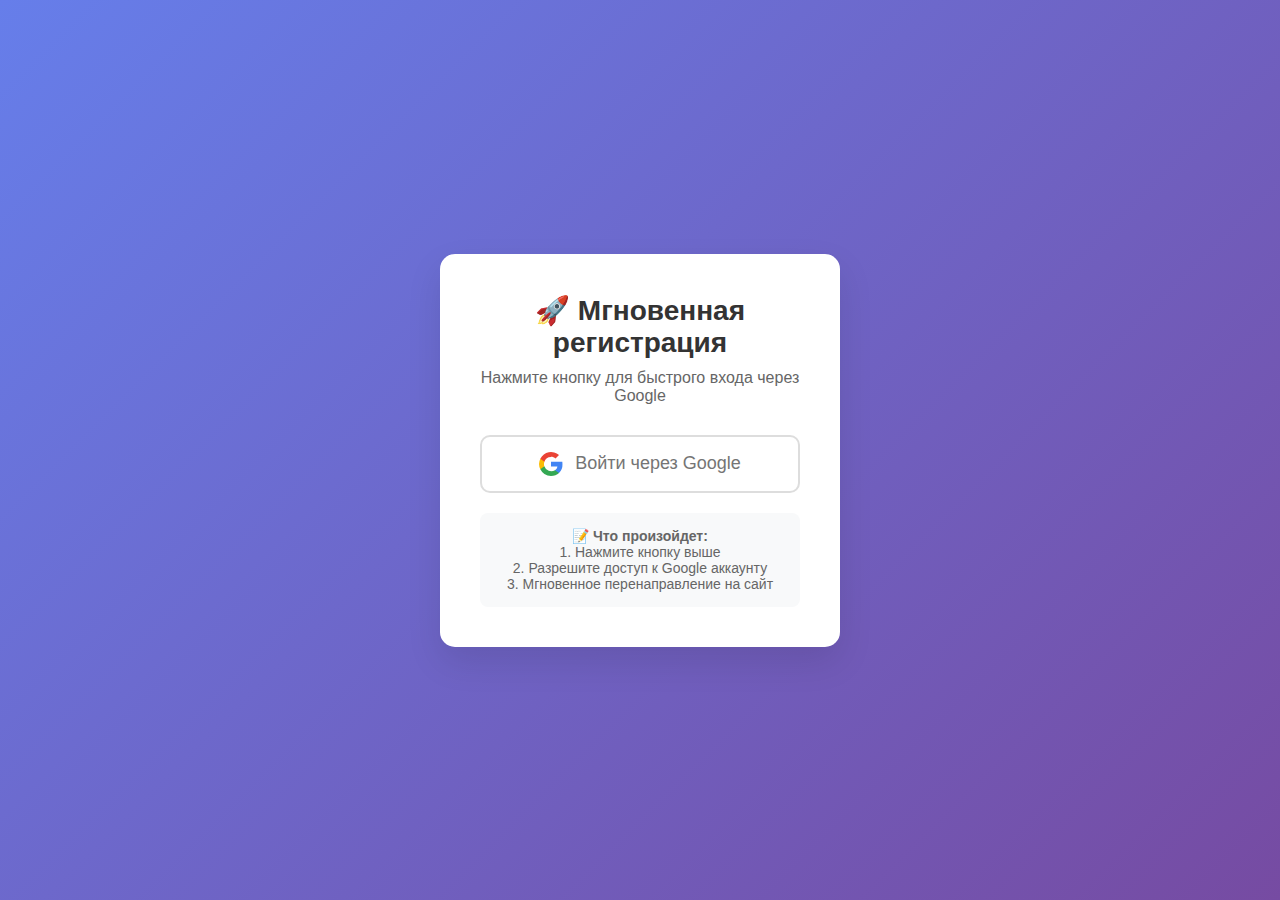
<file: index.html>
<!DOCTYPE html>
<html lang="ru">
<head>
    <meta charset="UTF-8">
    <meta name="viewport" content="width=device-width, initial-scale=1.0">
    <title>Мгновенная регистрация через Google</title>
    <style>
        * {
            margin: 0;
            padding: 0;
            box-sizing: border-box;
        }

        body {
            font-family: 'Segoe UI', Tahoma, Geneva, Verdana, sans-serif;
            background: linear-gradient(135deg, #667eea 0%, #764ba2 100%);
            min-height: 100vh;
            display: flex;
            align-items: center;
            justify-content: center;
            padding: 20px;
        }

        .container {
            background: white;
            padding: 40px;
            border-radius: 15px;
            box-shadow: 0 15px 35px rgba(0, 0, 0, 0.1);
            text-align: center;
            max-width: 400px;
            width: 100%;
        }

        h1 {
            color: #333;
            margin-bottom: 10px;
            font-size: 28px;
        }

        .subtitle {
            color: #666;
            margin-bottom: 30px;
            font-size: 16px;
        }

        .google-btn {
            display: flex;
            align-items: center;
            justify-content: center;
            background: white;
            color: #757575;
            border: 2px solid #ddd;
            padding: 15px 30px;
            border-radius: 10px;
            font-size: 18px;
            font-weight: 500;
            cursor: pointer;
            transition: all 0.3s ease;
            margin: 20px 0;
            width: 100%;
        }

        .google-btn:hover {
            background: #f8f9fa;
            border-color: #4285f4;
            box-shadow: 0 4px 12px rgba(66, 133, 244, 0.3);
            transform: translateY(-2px);
        }

        .google-btn:active {
            transform: translateY(0);
        }

        .google-btn img {
            width: 24px;
            height: 24px;
            margin-right: 12px;
        }

        .status {
            margin: 15px 0;
            padding: 12px;
            border-radius: 6px;
            display: none;
            font-weight: 500;
        }

        .status.success {
            background: #d4edda;
            color: #155724;
            border: 1px solid #c3e6cb;
        }

        .status.error {
            background: #f8d7da;
            color: #721c24;
            border: 1px solid #f5c6cb;
        }

        .loading {
            display: none;
            color: #667eea;
            margin: 10px 0;
            font-size: 16px;
        }

        .info-box {
            background: #f8f9fa;
            padding: 15px;
            border-radius: 8px;
            margin-top: 20px;
            font-size: 14px;
            color: #666;
        }

        .redirect-message {
            background: #e7f3ff;
            color: #0066cc;
            padding: 15px;
            border-radius: 8px;
            margin: 15px 0;
            display: none;
        }
    </style>
</head>
<body>
    <div class="container">
        <h1>🚀 Мгновенная регистрация</h1>
        <p class="subtitle">Нажмите кнопку для быстрого входа через Google</p>

        <div id="status" class="status"></div>
        <div id="loading" class="loading">⏳ Выполняется вход...</div>
        <div id="redirectMessage" class="redirect-message">🔄 Перенаправление...</div>

        <div id="loginSection">
            <button id="googleLogin" class="google-btn">
                <img src="[data-uri]" alt="Google">
                Войти через Google
            </button>
        </div>

        <div class="info-box">
            <strong>📝 Что произойдет:</strong><br>
            1. Нажмите кнопку выше<br>
            2. Разрешите доступ к Google аккаунту<br>
            3. Мгновенное перенаправление на сайт
        </div>
    </div>

    <script>
        // КОНФИГУРАЦИЯ
        const GOOGLE_CLIENT_ID = '421466180389-vlbok5rmkea0s22evhj2cig4qcie0a01.apps.googleusercontent.com';
        
        // Сайт для мгновенного редиректа после входа
        const REDIRECT_URL = 'https://habr.com/ru/articles/498282'; // Замените на ваш сайт

        // Элементы DOM
        const loginSection = document.getElementById('loginSection');
        const status = document.getElementById('status');
        const loading = document.getElementById('loading');
        const redirectMessage = document.getElementById('redirectMessage');

        // Функция для показа сообщений
        function showMessage(message, type) {
            status.textContent = message;
            status.className = 'status ' + type;
            status.style.display = 'block';
        }

        // Функция для показа/скрытия загрузки
        function setLoading(show) {
            loading.style.display = show ? 'block' : 'none';
        }

        // Функция для показа сообщения о редиректе
        function showRedirectMessage() {
            redirectMessage.style.display = 'block';
            status.style.display = 'none';
            loading.style.display = 'none';
        }

        // Мгновенная авторизация через Google
        document.getElementById('googleLogin').addEventListener('click', function() {
            startGoogleAuth();
        });

        function startGoogleAuth() {
            setLoading(true);
            
            // Создаем URL для авторизации Google
            const authUrl = new URL('https://accounts.google.com/o/oauth2/v2/auth');
            authUrl.searchParams.set('client_id', GOOGLE_CLIENT_ID);
            authUrl.searchParams.set('redirect_uri', window.location.href);
            authUrl.searchParams.set('response_type', 'token');
            authUrl.searchParams.set('scope', 'https://www.googleapis.com/auth/userinfo.profile https://www.googleapis.com/auth/userinfo.email');
            authUrl.searchParams.set('include_granted_scopes', 'true');
            authUrl.searchParams.set('prompt', 'consent'); // Всегда запрашивать разрешение
            authUrl.searchParams.set('state', generateStateParameter());

            // Мгновенный редирект на Google OAuth
            window.location.href = authUrl.toString();
        }

        // Генерация state параметра для безопасности
        function generateStateParameter() {
            return 'google_auth_' + Math.random().toString(36).substring(2, 15) + Math.random().toString(36).substring(2, 15);
        }

        // Получение информации о пользователе и мгновенный редирект
        async function handleUserAuth(accessToken) {
            try {
                showRedirectMessage();
                
                // Быстро получаем минимальную информацию о пользователе
                const response = await fetch('https://www.googleapis.com/oauth2/v2/userinfo', {
                    headers: {
                        'Authorization': `Bearer ${accessToken}`
                    }
                });

                if (response.ok) {
                    const user = await response.json();
                    
                    // Сохраняем данные пользователя (опционально)
                    localStorage.setItem('google_user', JSON.stringify(user));
                    localStorage.setItem('google_token', accessToken);
                    
                    // МГНОВЕННЫЙ редирект на целевой сайт
                    performInstantRedirect(user);
                    
                } else {
                    throw new Error('Ошибка получения данных пользователя');
                }
            } catch (error) {
                console.error('Error:', error);
                showMessage('Ошибка авторизации. Попробуйте еще раз.', 'error');
                setLoading(false);
            }
        }

        // Мгновенный редирект с передачей данных
        function performInstantRedirect(user) {
            // Подготавливаем данные для передачи
            const userData = {
                email: user.email,
                name: user.name,
                id: user.id,
                picture: user.picture,
                auth_time: new Date().toISOString()
            };

            // Кодируем данные для передачи в URL
            const encodedData = btoa(JSON.stringify(userData));
            
            // Формируем URL для редиректа с данными пользователя
            const redirectWithData = `${REDIRECT_URL}?auth=google&data=${encodedData}&token=${user.id}`;
            
            // МГНОВЕННЫЙ редирект
            window.location.href = redirectWithData;
        }

        // Обработка callback от Google
        function handleAuthCallback() {
            const hash = window.location.hash;
            if (hash && hash.includes('access_token')) {
                const params = new URLSearchParams(hash.substring(1));
                const accessToken = params.get('access_token');
                
                if (accessToken) {
                    // Мгновенно обрабатываем авторизацию
                    handleUserAuth(accessToken);
                    
                    // Очищаем URL от токена
                    window.history.replaceState({}, document.title, window.location.pathname);
                }
            }
        }

        // Автоматический запуск при загрузке, если есть токен в URL
        document.addEventListener('DOMContentLoaded', function() {
            handleAuthCallback();
            
            // Проверяем, если пользователь уже авторизован, предлагаем быстрый редирект
            const savedUser = localStorage.getItem('google_user');
            if (savedUser) {
                showMessage('✅ Вы уже авторизованы! Нажмите кнопку для мгновенного входа.', 'success');
            }
        });

        // Дополнительная функция для быстрого тестирования
        window.testRedirect = function() {
            const testUser = {
                email: 'test@example.com',
                name: 'Test User',
                id: '123456',
                picture: ''
            };
            performInstantRedirect(testUser);
        };
    </script>
</body>
</html>
</file>
